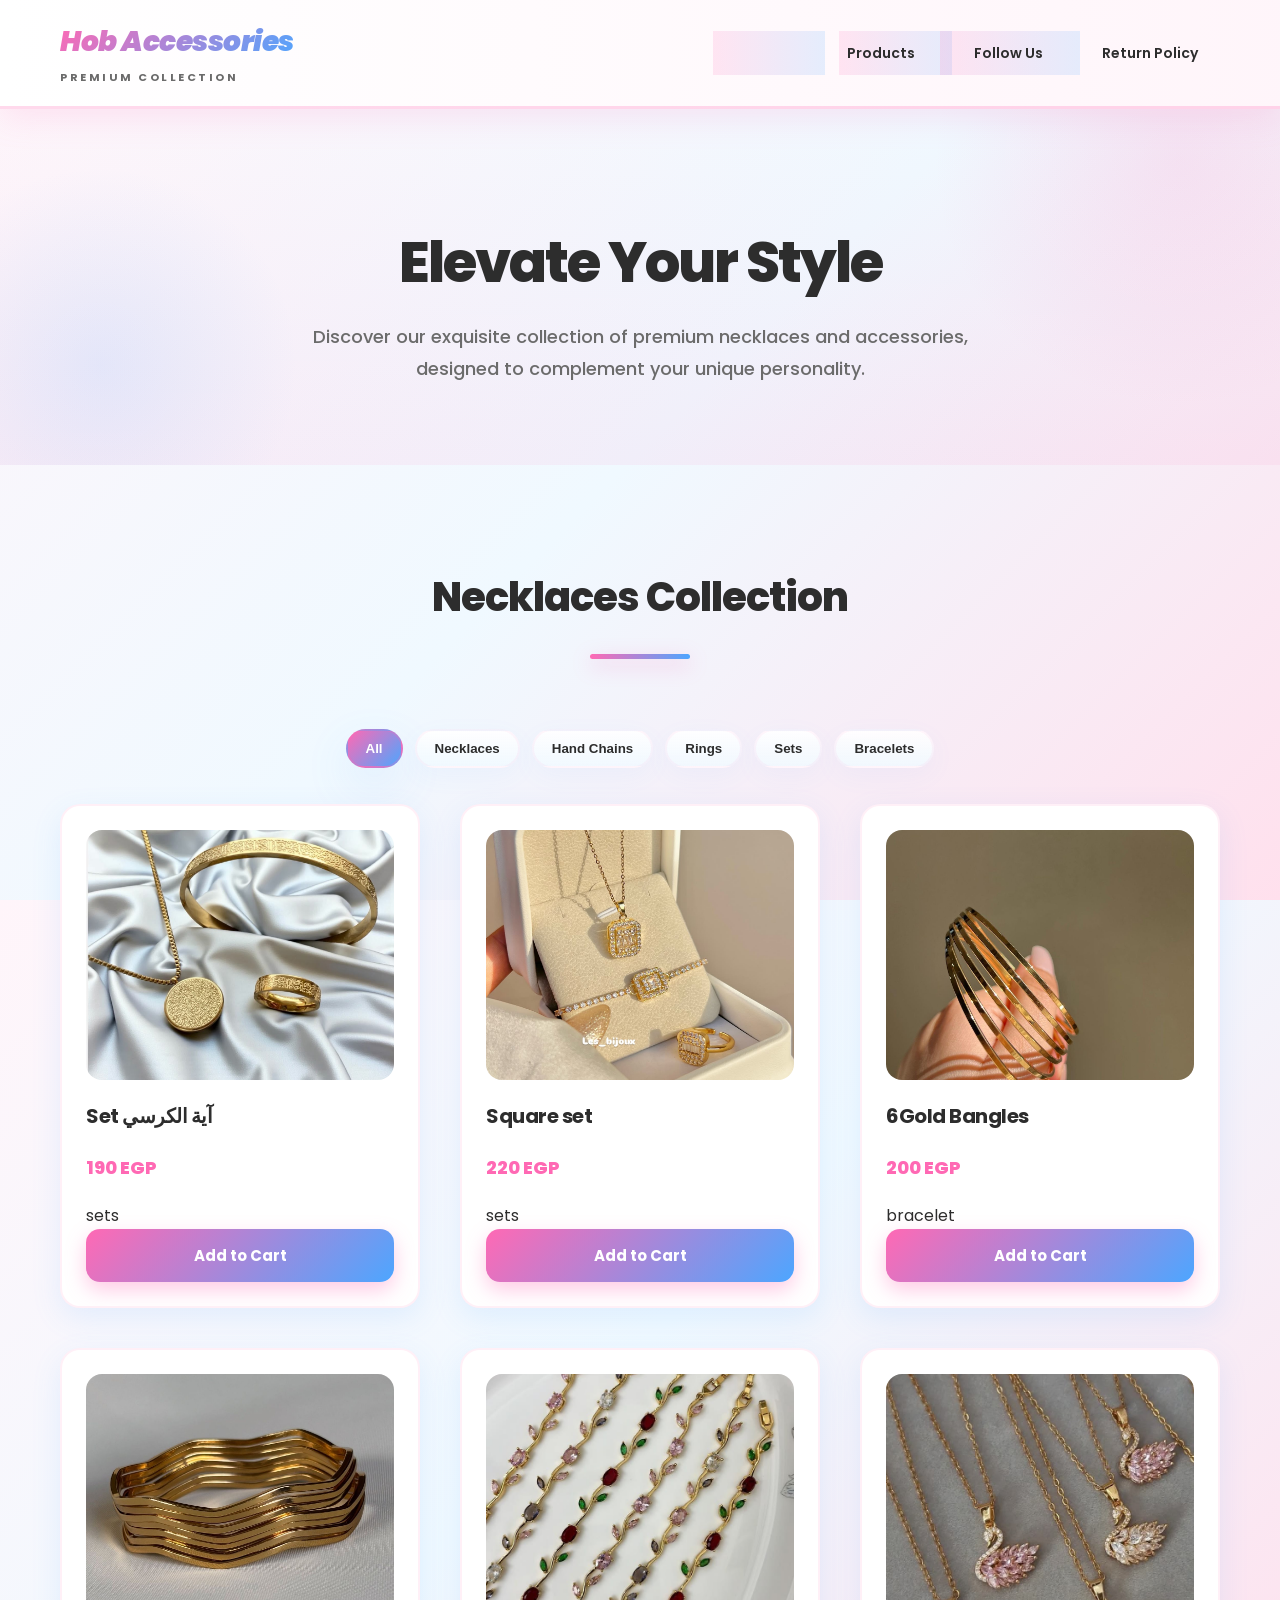
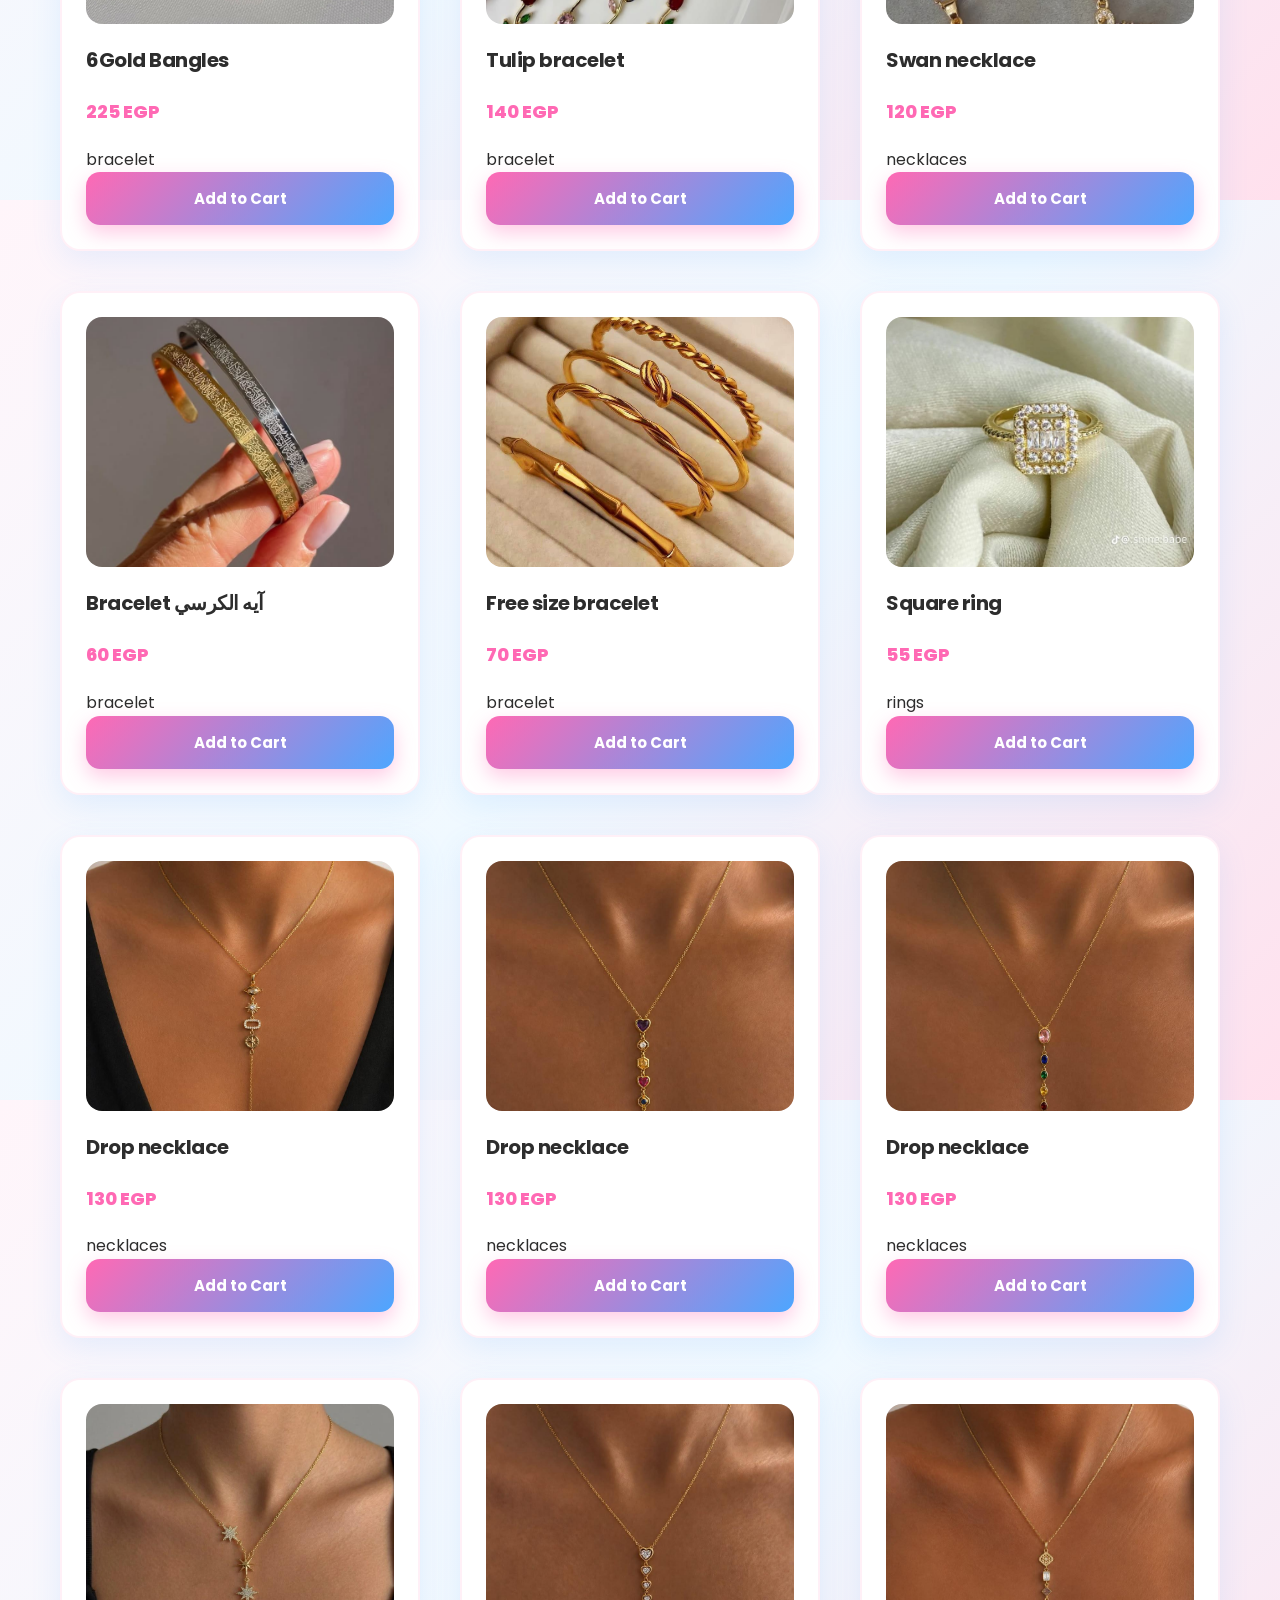
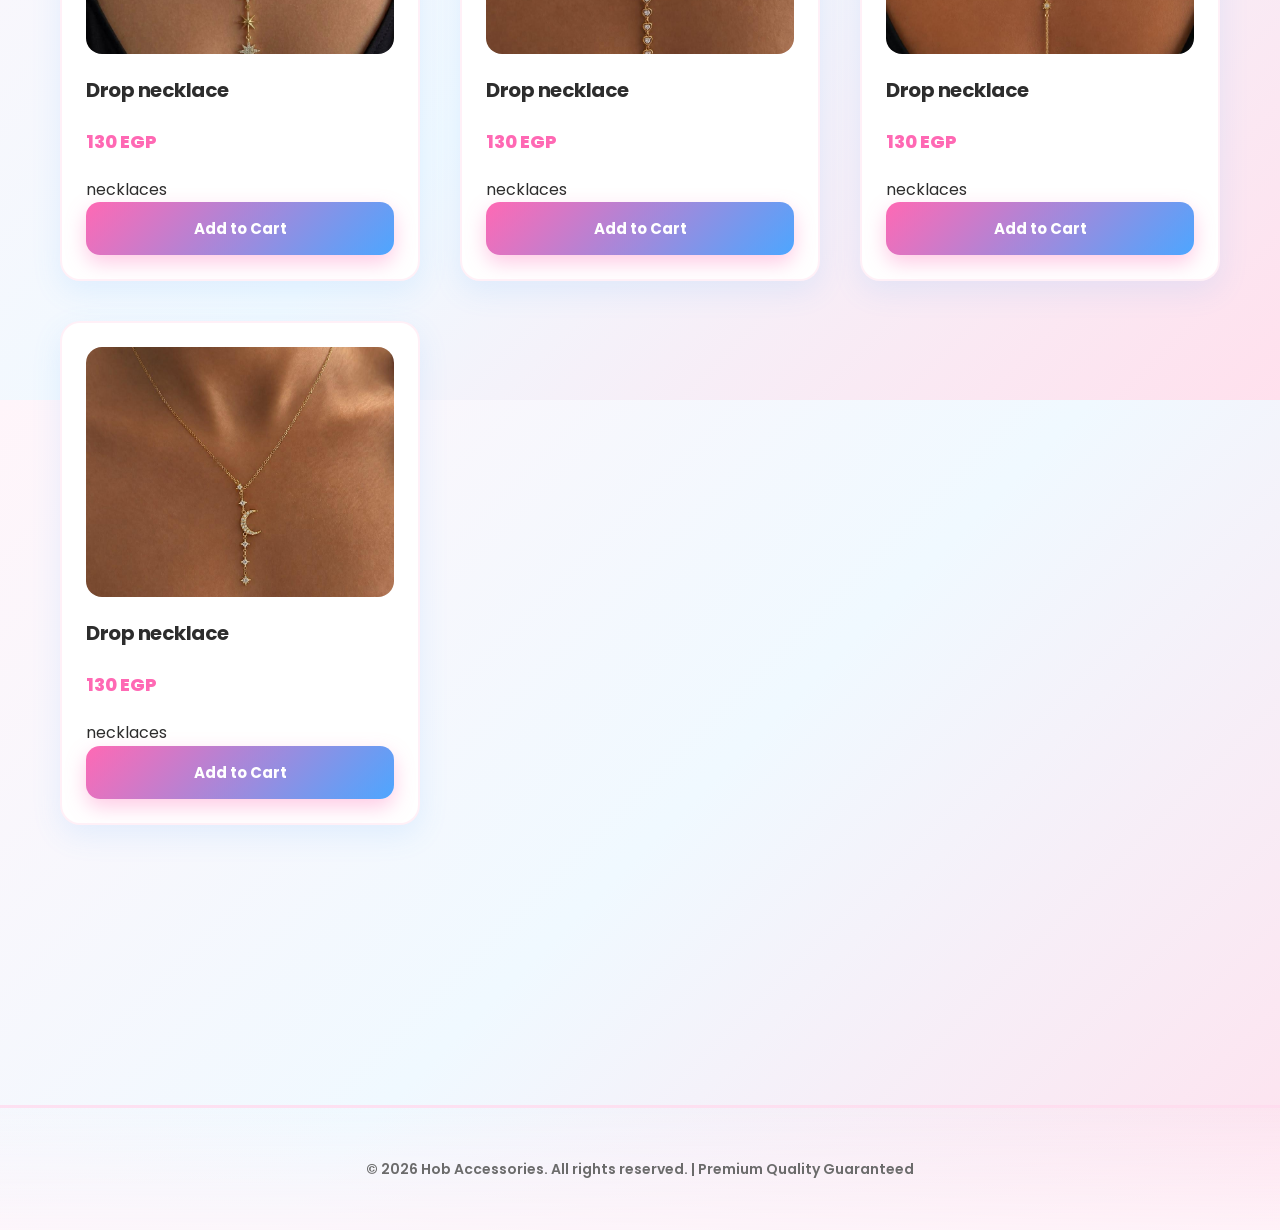
<file: index.html>
<!DOCTYPE html>
<html lang="en">
<head>
  <meta charset="UTF-8" />
  <meta name="viewport" content="width=device-width, initial-scale=1.0" />
  <meta name="description" content="Premium necklaces and accessories - Hob Accessories official store" />
  <title>Hob Accessories - Premium Necklaces & Jewelry</title>
  
  <!-- Google Fonts -->
  <link href="https://fonts.googleapis.com/css2?family=Poppins:wght@300;400;500;600;700;800&family=Raleway:wght@400;500;600;700;800&display=swap" rel="stylesheet">
  
  <link rel="stylesheet" href="style.css?v=2.1" />
</head>
<body>
  <header>
    <div class="container">
      <div class="header-inner">
        <div class="brand">
          <h1 class="logo">Hob Accessories</h1>
          <span class="tag">Premium Collection</span>
        </div>
        <nav>
          <ul>
            <li><a href="#products">Products</a></li>
            <li><a href="https://www.instagram.com/_hob.accessories_?igsh=eHJ2N2xweXE3aGxq" target="_blank">Follow Us</a></li>
            <li><a href="policy.html">Return Policy</a></li>
          </ul>
        </nav>
      </div>
    </div>
  </header>

  <section class="hero">
    <div class="container">
      <h2>Elevate Your Style</h2>
      <p class="hero-sub">Discover our exquisite collection of premium necklaces and accessories, designed to complement your unique personality.</p>
    </div>
  </section>

  <section id="products" class="products">
    <div class="container">
      <h2 class="section-title">Necklaces Collection</h2>

      <!-- Category filters -->
      <div class="categories">
        <button class="category-filter active" data-filter="all">All</button>
        <button class="category-filter" data-filter="necklaces">Necklaces</button>
        <button class="category-filter" data-filter="hand-chains">Hand Chains</button>
        <button class="category-filter" data-filter="rings">Rings</button>
        <button class="category-filter" data-filter="sets">Sets</button>
        <button class="category-filter" data-filter="bracelet">Bracelets</button>
      </div>

      <!-- سيتم تحميل كروت المنتجات هنا تلقائياً -->
      <div class="product-grid" id="product-grid"></div>
    </div>
  </section>

  <div class="cart" id="cart">
    <div class="cart-header">
      <h3>🛍️ Shopping Cart</h3>
      <button class="close-cart" id="close-cart">✕</button>
    </div>
    <div class="cart-items" id="cart-items"></div>
    <div class="cart-footer">
      <div class="cart-total" id="cart-total">
        <span>Total</span>
        <span>0 EGP</span>
      </div>
      <button class="send-order-btn" id="send-order">📱 Order on WhatsApp</button>
    </div>
  </div>

  <footer>
    <p>&copy; 2026 Hob Accessories. All rights reserved. | Premium Quality Guaranteed</p>
  </footer>

  <script>
    const cart = [];
    const cartElement = document.getElementById('cart');
    const cartItemsElement = document.getElementById('cart-items');
    const cartTotalElement = document.getElementById('cart-total');
    const sendOrderBtn = document.getElementById('send-order');
    const closeCartBtn = document.getElementById('close-cart');
    const productGrid = document.getElementById('product-grid');

    // تحميل المنتجات من ملف products.json
    async function loadProducts() {
      try {
        const response = await fetch('products.json?v=' + Date.now()); // لتجنب الكاش
        const products = await response.json();
        renderProducts(products);
      } catch (error) {
        console.error('Error loading products:', error);
        productGrid.innerHTML = '<p style="text-align:center;">Failed to load products.</p>';
      }
    }

    // عرض المنتجات في الصفحة
    function renderProducts(products) {
      productGrid.innerHTML = '';
      products.forEach(p => {
        const card = document.createElement('div');
        card.className = 'product-card';
        card.dataset.name = p.name;
        card.dataset.price = p.price;
        card.dataset.category = p.category;

        card.innerHTML = `
          <img src="${p.image}" alt="${p.name}" />
          <h3>${p.name}</h3>
          <p class="price">${p.price} EGP</p>
          <p class="category">${p.category}</p>
          <button class="add-to-cart-btn">Add to Cart</button>
        `;

        // ربط زر الإضافة بالسلة
        card.querySelector('.add-to-cart-btn').addEventListener('click', () => {
          addItem(p.name, p.price, p.category);
        });

        productGrid.appendChild(card);
      });
    }

    function toggleCart(show) {
      cartElement.classList.toggle('visible', show);
    }

    function updateCartUI() {
      cartItemsElement.innerHTML = '';
      let total = 0;

      cart.forEach((item, index) => {
        total += item.price * item.quantity;
        const itemDiv = document.createElement('div');
        itemDiv.className = 'cart-item';
        itemDiv.innerHTML = `
          <div class="cart-item-left">
            <span class="cart-item-name">${item.name}</span>
            <span class="cart-item-category">${item.category}</span>
            <div class="qty-controls">
              <button class="qty-btn" onclick="changeQuantity(${index}, -1)">−</button>
              <span style="width: 30px; text-align: center;">${item.quantity}</span>
              <button class="qty-btn" onclick="changeQuantity(${index}, 1)">+</button>
            </div>
          </div>
          <div class="cart-item-right">
            <span class="cart-item-price">${item.price * item.quantity} EGP</span>
            <button class="remove-btn" onclick="removeItem(${index})">🗑</button>
          </div>
        `;
        cartItemsElement.appendChild(itemDiv);
      });

      const totalValue = cartTotalElement.querySelector('span:last-child');
      totalValue.textContent = `${total} EGP`;
    }

    function addItem(name, price, category) {
      const existingItem = cart.find(item => item.name === name && item.category === category);
      if (existingItem) {
        existingItem.quantity++;
      } else {
        cart.push({ name, price: parseInt(price, 10), quantity: 1, category });
      }
      updateCartUI();
      toggleCart(true);
    }

    function removeItem(index) {
      cart.splice(index, 1);
      if (cart.length === 0) {
        toggleCart(false);
      } else {
        updateCartUI();
      }
    }

    function changeQuantity(index, delta) {
      if (cart[index]) {
        cart[index].quantity = Math.max(1, cart[index].quantity + delta);
        updateCartUI();
      }
    }

    // Category filter functionality
    document.querySelectorAll('.category-filter').forEach(btn => {
      btn.addEventListener('click', () => {
        document.querySelectorAll('.category-filter').forEach(b => b.classList.remove('active'));
        btn.classList.add('active');
        const filter = btn.dataset.filter;
        document.querySelectorAll('.product-card').forEach(card => {
          if (filter === 'all' || card.dataset.category === filter) {
            card.style.display = '';
          } else {
            card.style.display = 'none';
          }
        });
      });
    });

    closeCartBtn.addEventListener('click', () => {
      toggleCart(false);
    });

    sendOrderBtn.addEventListener('click', () => {
      if (cart.length === 0) {
        alert('Your cart is empty!');
        return;
      }

      const phoneNumber = '+201212782354';
      let message = 'Hello! I would like to place an order for the following items:%0A%0A';
      let total = 0;

      cart.forEach(item => {
        const itemTotal = item.price * item.quantity;
        total += itemTotal;
        message += `• ${item.name} (${item.category})%0A   Quantity: ${item.quantity} × ${item.price} EGP = ${itemTotal} EGP%0A`;
      });

      message += `%0A━━━━━━━━━━━━━━━━━%0ATotal: ${total} EGP%0A━━━━━━━━━━━━━━━━━`;
      const url = `https://wa.me/${phoneNumber}?text=${message}`;
      window.open(url, '_blank');

      cart.length = 0;
      updateCartUI();
      toggleCart(false);
    });

    // البدء بتحميل المنتجات عند فتح الصفحة
    loadProducts();
  </script>
</body>
</html>
</file>
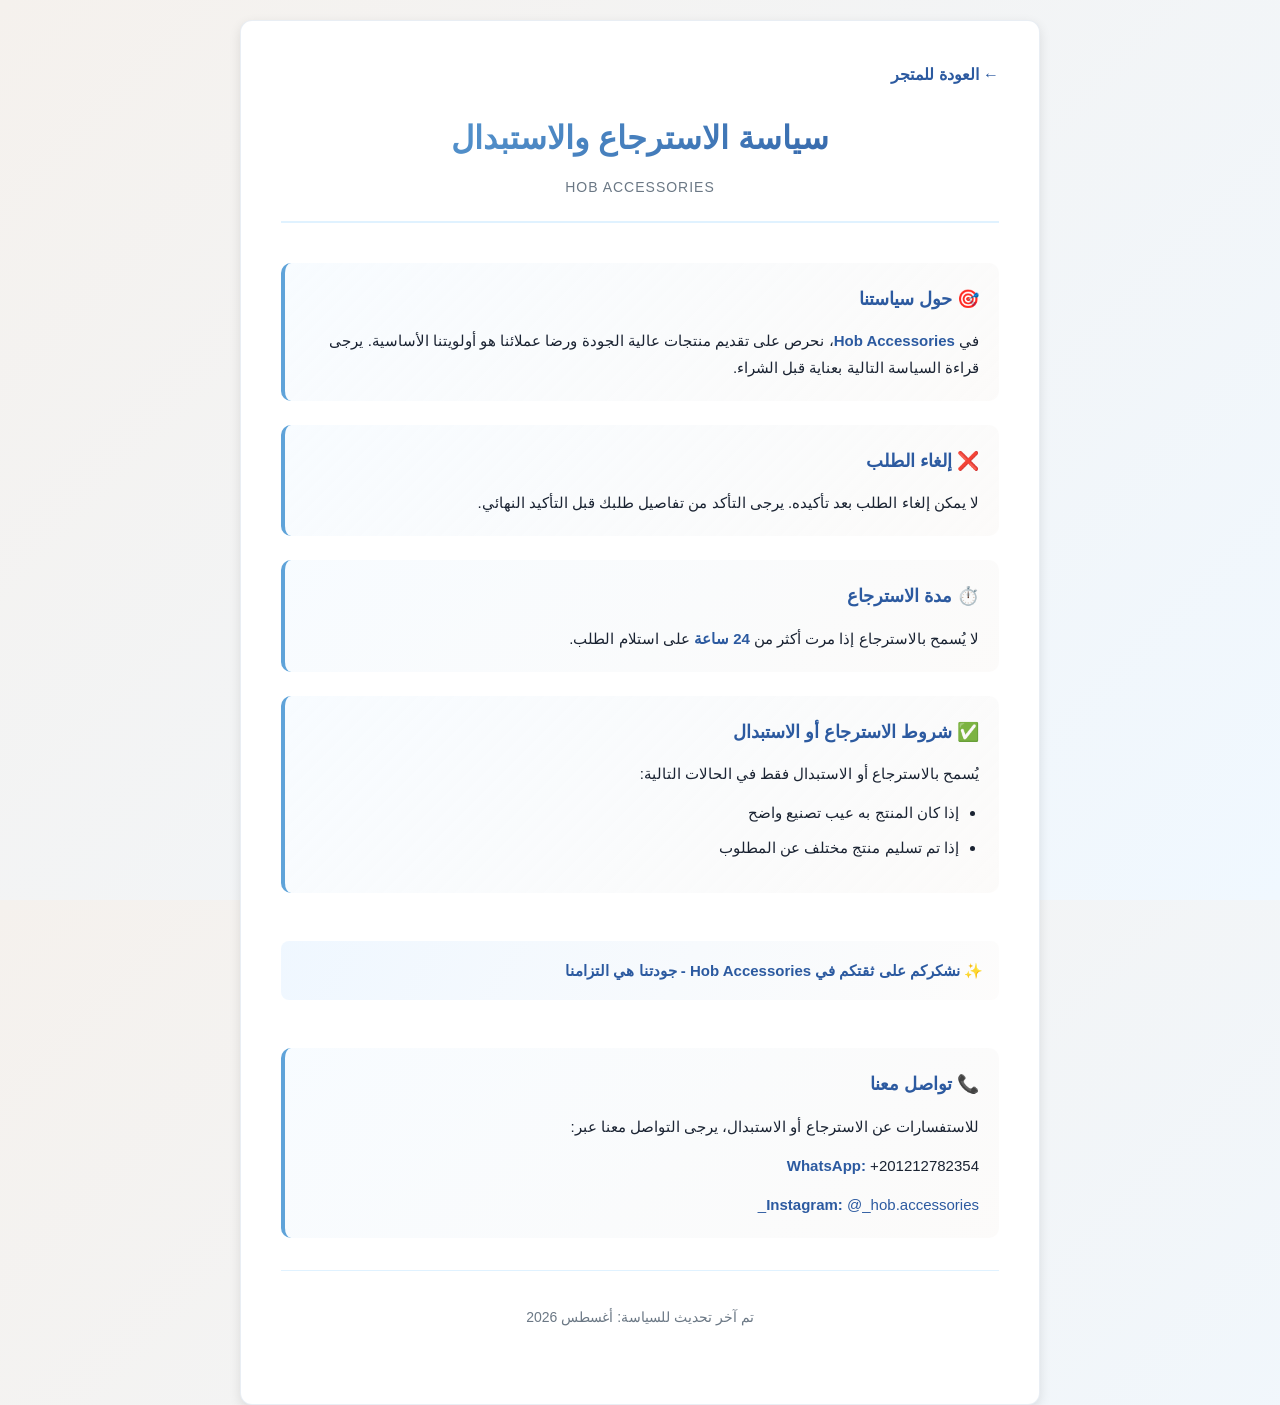
<file: policy.html>
<!DOCTYPE html>
<html lang="ar" dir="rtl">
<head>
  <meta charset="UTF-8" />
  <meta name="viewport" content="width=device-width, initial-scale=1.0" />
  <title>سياسة الاسترجاع والاستبدال - Hob Accessories</title>
  <style>
    :root {
      --beige: #f5f1ed;
      --blue-50: #f0f8ff;
      --blue-100: #e0f2ff;
      --blue-400: #5fa3d9;
      --blue-600: #2c5aa0;
      --text-dark: #1a2332;
      --text-muted: #6b7885;
    }

    * {
      box-sizing: border-box;
    }

    html,
    body {
      height: 100%;
    }

    body {
      font-family: 'Segoe UI', 'Cairo', Arial, sans-serif;
      padding: 20px;
      background: linear-gradient(135deg, var(--beige) 0%, var(--blue-50) 100%);
      color: var(--text-dark);
      line-height: 1.8;
      direction: rtl;
      margin: 0;
    }

    .policy-container {
      max-width: 800px;
      margin: 0 auto;
      background: white;
      border-radius: 12px;
      padding: 40px;
      box-shadow: 0 4px 12px rgba(0, 0, 0, 0.1);
      border: 1px solid rgba(47, 90, 150, 0.1);
    }

    .header-section {
      text-align: center;
      margin-bottom: 40px;
      padding-bottom: 20px;
      border-bottom: 2px solid var(--blue-100);
    }

    h1 {
      margin: 0 0 8px 0;
      font-size: 32px;
      font-weight: 700;
      background: linear-gradient(135deg, var(--blue-400), var(--blue-600));
      -webkit-background-clip: text;
      -webkit-text-fill-color: transparent;
      background-clip: text;
    }

    .tagline {
      color: var(--text-muted);
      font-size: 14px;
      font-weight: 500;
      text-transform: uppercase;
      letter-spacing: 1px;
      margin: 0;
    }

    .content {
      display: flex;
      flex-direction: column;
      gap: 24px;
    }

    .policy-section {
      padding: 20px;
      background: linear-gradient(135deg, rgba(240, 248, 255, 0.5), rgba(245, 241, 237, 0.3));
      border-radius: 10px;
      border-left: 4px solid var(--blue-400);
    }

    .policy-section h2 {
      margin: 0 0 12px 0;
      font-size: 18px;
      font-weight: 700;
      color: var(--blue-600);
    }

    .policy-section p {
      margin: 0 0 12px 0;
      font-size: 15px;
    }

    .policy-section p:last-child {
      margin-bottom: 0;
    }

    .policy-section ul {
      margin: 12px 0;
      padding-right: 20px;
    }

    .policy-section li {
      margin-bottom: 8px;
      font-size: 15px;
      color: var(--text-dark);
    }

    strong {
      color: var(--blue-600);
      font-weight: 700;
    }

    .highlight {
      background: linear-gradient(120deg, rgba(102, 178, 255, 0.1), rgba(245, 241, 237, 0.2));
      padding: 16px;
      border-radius: 8px;
      margin: 24px 0;
    }

    .highlight p {
      margin: 0;
      color: var(--blue-600);
      font-weight: 600;
      font-size: 15px;
    }

    .footer-note {
      text-align: center;
      padding: 20px;
      border-top: 1px solid var(--blue-100);
      margin-top: 32px;
      font-size: 14px;
      color: var(--text-muted);
    }

    .back-button {
      display: inline-flex;
      align-items: center;
      gap: 6px;
      color: var(--blue-600);
      text-decoration: none;
      font-weight: 600;
      margin-bottom: 20px;
      transition: all 0.3s ease;
    }

    .back-button:hover {
      gap: 10px;
      color: var(--blue-400);
    }

    a {
      color: var(--blue-600);
      text-decoration: none;
      transition: all 0.3s ease;
    }

    a:hover {
      color: var(--blue-400);
      text-decoration: underline;
    }

    @media (max-width: 768px) {
      .policy-container {
        padding: 24px;
      }

      h1 {
        font-size: 24px;
      }

      .policy-section {
        padding: 16px;
      }
    }

    @media (max-width: 480px) {
      body {
        padding: 12px;
      }

      .policy-container {
        padding: 16px;
      }

      h1 {
        font-size: 20px;
      }

      .policy-section {
        padding: 12px;
        padding-right: 12px;
      }
    }
  </style>
</head>
<body>
  <div class="policy-container">
    <a href="index.html" class="back-button">← العودة للمتجر</a>

    <div class="header-section">
      <h1>سياسة الاسترجاع والاستبدال</h1>
      <p class="tagline">Hob Accessories</p>
    </div>

    <div class="content">
      <div class="policy-section">
        <h2>🎯 حول سياستنا</h2>
        <p>في <strong>Hob Accessories</strong>، نحرص على تقديم منتجات عالية الجودة ورضا عملائنا هو أولويتنا الأساسية. يرجى قراءة السياسة التالية بعناية قبل الشراء.</p>
      </div>

      <div class="policy-section">
        <h2>❌ إلغاء الطلب</h2>
        <p>لا يمكن إلغاء الطلب بعد تأكيده. يرجى التأكد من تفاصيل طلبك قبل التأكيد النهائي.</p>
      </div>

      <div class="policy-section">
        <h2>⏱️ مدة الاسترجاع</h2>
        <p>لا يُسمح بالاسترجاع إذا مرت أكثر من <strong>24 ساعة</strong> على استلام الطلب.</p>
      </div>

      <div class="policy-section">
        <h2>✅ شروط الاسترجاع أو الاستبدال</h2>
        <p>يُسمح بالاسترجاع أو الاستبدال فقط في الحالات التالية:</p>
        <ul>
          <li>إذا كان المنتج به عيب تصنيع واضح</li>
          <li>إذا تم تسليم منتج مختلف عن المطلوب</li>
        </ul>
      </div>

      <div class="highlight">
        <p>✨ نشكركم على ثقتكم في Hob Accessories - جودتنا هي التزامنا</p>
      </div>

      <div class="policy-section">
        <h2>📞 تواصل معنا</h2>
        <p>للاستفسارات عن الاسترجاع أو الاستبدال، يرجى التواصل معنا عبر:</p>
        <p><strong>WhatsApp:</strong> +201212782354</p>
        <p><strong>Instagram:</strong> <a href="https://www.instagram.com/_hob.accessories_?igsh=eHJ2N2xweXE3aGxq" target="_blank">@_hob.accessories_</a></p>
      </div>
    </div>

    <div class="footer-note">
      <p>تم آخر تحديث للسياسة: أغسطس 2026</p>
    </div>
  </div>
</body>
</html>
</file>
<file: style.css>
/* 🎀 Professional Hob Accessories - Elegant Pink & Blue Theme 🎀 */

* {
  margin: 0;
  padding: 0;
  box-sizing: border-box;
}

:root {
  --pink-primary: #ff69b4;
  --pink-light: #ffb6d9;
  --pink-pale: #ffe0ed;
  --pink-ultra-light: #fff5fa;
  
  --blue-primary: #4da6ff;
  --blue-light: #a8d8ff;
  --blue-pale: #e0f4ff;
  --blue-ultra-light: #f0f9ff;
  
  --text-dark: #2d2d2d;
  --text-muted: #6b6b6b;
  --text-light: #999999;
  --white: #ffffff;
  
  --transition: all 0.35s cubic-bezier(0.34, 1.56, 0.64, 1);
}

html,
body {
  height: 100%;
  width: 100%;
}

body {
  font-family: 'Poppins', 'Raleway', sans-serif;
  margin: 0;
  padding: 0;
  background: linear-gradient(135deg, #fff5fa 0%, #f0f9ff 50%, #ffe0ed 100%);
  color: var(--text-dark);
  line-height: 1.6;
  overflow-x: hidden;
}

.container {
  max-width: 1200px;
  margin: 0 auto;
  padding: 0 20px;
}

/* ===== HEADER ===== */
header {
  background: linear-gradient(90deg, rgba(255, 255, 255, 0.97) 0%, rgba(255, 245, 250, 0.97) 100%);
  backdrop-filter: blur(20px);
  padding: 20px 0;
  border-bottom: 3px solid rgba(255, 105, 180, 0.25);
  position: sticky;
  top: 0;
  z-index: 1000;
  box-shadow: 0 8px 32px rgba(255, 105, 180, 0.15);
}

.header-inner {
  display: flex;
  align-items: center;
  justify-content: space-between;
  gap: 50px;
}

.brand {
  display: flex;
  flex-direction: column;
  gap: 4px;
}

.logo {
  margin: 0;
  font-size: 28px;
  font-weight: 900;
  letter-spacing: -0.5px;
  background: linear-gradient(135deg, #ff69b4 0%, #4da6ff 100%);
  -webkit-background-clip: text;
  -webkit-text-fill-color: transparent;
  background-clip: text;
  font-style: italic;
  text-shadow: none;
}

.tag {
  margin: 0;
  color: var(--text-muted);
  font-size: 11px;
  font-weight: 700;
  text-transform: uppercase;
  letter-spacing: 2.5px;
}

nav ul {
  list-style: none;
  display: flex;
  gap: 15px;
  margin: 0;
  padding: 0;
}

nav a {
  color: var(--text-dark);
  text-decoration: none;
  font-weight: 600;
  font-size: 14px;
  padding: 12px 22px;
  border-radius: 25px;
  transition: var(--transition);
  position: relative;
  overflow: hidden;
}

nav a::before {
  content: '';
  position: absolute;
  top: 0;
  left: -100%;
  width: 100%;
  height: 100%;
  background: linear-gradient(90deg, rgba(255, 105, 180, 0.15) 0%, rgba(77, 166, 255, 0.15) 100%);
  transition: left 0.4s ease;
  z-index: -1;
}

nav a:hover::before {
  left: 0;
}

nav a:hover {
  color: #ff69b4;
  transform: translateY(-3px);
}

/* ===== HERO SECTION ===== */
.hero {
  padding: 120px 0 80px;
  text-align: center;
  background: linear-gradient(180deg, transparent 0%, rgba(255, 105, 180, 0.08) 100%);
  position: relative;
  overflow: hidden;
}

.hero::before {
  content: '';
  position: absolute;
  top: -200px;
  right: -150px;
  width: 500px;
  height: 500px;
  background: radial-gradient(circle, rgba(255, 105, 180, 0.12) 0%, transparent 70%);
  border-radius: 50%;
  animation: float 20s ease-in-out infinite;
}

.hero::after {
  content: '';
  position: absolute;
  bottom: -100px;
  left: -100px;
  width: 400px;
  height: 400px;
  background: radial-gradient(circle, rgba(77, 166, 255, 0.12) 0%, transparent 70%);
  border-radius: 50%;
  animation: float 25s ease-in-out infinite reverse;
}

@keyframes float {
  0%, 100% { transform: translateY(0px); }
  50% { transform: translateY(-30px); }
}

.hero h2 {
  margin: 0 0 24px 0;
  font-size: 56px;
  font-weight: 800;
  letter-spacing: -2px;
  color: var(--text-dark);
  line-height: 1.2;
  position: relative;
  z-index: 1;
}

.hero-sub {
  color: var(--text-muted);
  margin: 0;
  font-size: 18px;
  font-weight: 500;
  max-width: 700px;
  margin: 0 auto;
  position: relative;
  z-index: 1;
  line-height: 1.8;
}

/* ===== PRODUCTS SECTION ===== */
.products {
  padding: 100px 0;
}

.section-title {
  text-align: center;
  font-size: 40px;
  font-weight: 800;
  margin: 0 0 70px 0;
  color: var(--text-dark);
  position: relative;
  padding-bottom: 30px;
  letter-spacing: -1px;
}

.section-title::after {
  content: '';
  position: absolute;
  bottom: 0;
  left: 50%;
  transform: translateX(-50%);
  width: 100px;
  height: 5px;
  background: linear-gradient(90deg, #ff69b4 0%, #4da6ff 100%);
  border-radius: 3px;
  box-shadow: 0 6px 20px rgba(255, 105, 180, 0.4);
}

/* ===== CATEGORY FILTERS (Styled to match site design) ===== */
.categories {
  display: flex;
  gap: 12px;
  justify-content: center;
  margin-bottom: 36px;
  flex-wrap: wrap;
}

.category-filter {
  padding: 10px 18px;
  border-radius: 999px;
  background: linear-gradient(180deg, rgba(255,255,255,0.9), rgba(240,249,255,0.85));
  border: 2px solid rgba(255,105,180,0.06);
  font-weight: 700;
  color: var(--text-dark);
  cursor: pointer;
  transition: var(--transition);
  box-shadow: 0 8px 26px rgba(77,166,255,0.05);
}

.category-filter:hover {
  transform: translateY(-4px);
  color: var(--pink-primary);
  box-shadow: 0 12px 36px rgba(255,105,180,0.08);
}

.category-filter.active {
  background: linear-gradient(135deg, #ff69b4 0%, #4da6ff 100%);
  color: white;
  border-color: rgba(255,105,180,0.25);
  box-shadow: 0 18px 48px rgba(77,166,255,0.12);
}

/* Make category pills smaller on mobile */
@media (max-width: 480px) {
  .category-filter { padding: 8px 12px; font-size: 13px; }
}

/* ===== PRODUCT GRID ===== */
.product-grid {
  display: grid;
  grid-template-columns: repeat(auto-fill, minmax(280px, 1fr));
  gap: 40px;
  margin-bottom: 60px;
}

.product-card {
  background: var(--white);
  border-radius: 20px;
  padding: 24px;
  border: 2px solid rgba(255, 105, 180, 0.1);
  box-shadow: 0 10px 30px rgba(77, 166, 255, 0.12);
  transition: var(--transition);
  display: flex;
  flex-direction: column;
  overflow: hidden;
  position: relative;
}

.product-card::before {
  content: '';
  position: absolute;
  top: 0;
  left: 0;
  right: 0;
  height: 6px;
  background: linear-gradient(90deg, #ff69b4 0%, #4da6ff 100%);
  opacity: 0;
  transition: opacity 0.4s ease;
}

.product-card:hover::before {
  opacity: 1;
}

.product-card:hover {
  transform: translateY(-18px) scale(1.03);
  box-shadow: 0 20px 50px rgba(255, 105, 180, 0.25);
  border-color: rgba(255, 105, 180, 0.3);
}

.product-card img {
  width: 100%;
  height: 250px;
  object-fit: cover;
  border-radius: 16px;
  margin-bottom: 20px;
  transition: var(--transition);
}

.product-card:hover img {
  transform: scale(1.1);
  filter: brightness(1.08);
}

.product-card h3 {
  margin: 0 0 12px 0;
  font-size: 20px;
  font-weight: 700;
  color: var(--text-dark);
  letter-spacing: -0.5px;
}

.price {
  color: #ff69b4;
  margin: 10px 0 20px 0;
  font-size: 18px;
  font-weight: 800;
}

.add-to-cart-btn {
  background: linear-gradient(135deg, #ff69b4 0%, #4da6ff 100%);
  color: white;
  border: none;
  padding: 15px 24px;
  border-radius: 14px;
  cursor: pointer;
  font-weight: 700;
  font-size: 15px;
  transition: var(--transition);
  margin-top: auto;
  box-shadow: 0 8px 20px rgba(255, 105, 180, 0.35);
  font-family: 'Poppins', sans-serif;
}

.add-to-cart-btn:hover {
  transform: translateY(-5px);
  box-shadow: 0 12px 35px rgba(255, 105, 180, 0.45);
}

.add-to-cart-btn:active {
  transform: translateY(-2px);
}

/* ===== CART SIDEBAR ===== */
.cart {
  position: fixed;
  right: 32px;
  bottom: 32px;
  width: 400px;
  max-width: calc(100% - 64px);
  background: linear-gradient(180deg, var(--white) 0%, #f0f9ff 100%);
  border-radius: 24px;
  box-shadow: 0 15px 50px rgba(77, 166, 255, 0.25);
  border: 2px solid rgba(77, 166, 255, 0.2);
  padding: 28px;
  display: none;
  flex-direction: column;
  z-index: 900;
  animation: slideUp 0.5s cubic-bezier(0.34, 1.56, 0.64, 1);
}

@keyframes slideUp {
  from {
    opacity: 0;
    transform: translateY(40px);
  }
  to {
    opacity: 1;
    transform: translateY(0);
  }
}

.cart.visible {
  display: flex;
}

.cart-header {
  display: flex;
  align-items: center;
  justify-content: space-between;
  margin-bottom: 24px;
  padding-bottom: 18px;
  border-bottom: 2px solid rgba(255, 105, 180, 0.15);
}

.cart-header h3 {
  margin: 0;
  font-size: 22px;
  font-weight: 800;
  background: linear-gradient(135deg, #ff69b4, #4da6ff);
  -webkit-background-clip: text;
  -webkit-text-fill-color: transparent;
  background-clip: text;
}

.close-cart {
  background: none;
  border: none;
  font-size: 28px;
  cursor: pointer;
  color: var(--text-muted);
  padding: 4px;
  transition: var(--transition);
  width: 36px;
  height: 36px;
  display: flex;
  align-items: center;
  justify-content: center;
}

.close-cart:hover {
  color: #ff69b4;
  transform: rotate(90deg) scale(1.2);
}

.cart-items {
  max-height: 400px;
  overflow-y: auto;
  padding: 0;
  margin-bottom: 20px;
}

.cart-items::-webkit-scrollbar {
  width: 8px;
}

.cart-items::-webkit-scrollbar-track {
  background: rgba(77, 166, 255, 0.05);
  border-radius: 10px;
}

.cart-items::-webkit-scrollbar-thumb {
  background: linear-gradient(180deg, #ff69b4, #4da6ff);
  border-radius: 10px;
}

.cart-items::-webkit-scrollbar-thumb:hover {
  background: #ff69b4;
}

.cart-item {
  display: flex;
  justify-content: space-between;
  align-items: center;
  padding: 14px;
  border-radius: 14px;
  background: linear-gradient(135deg, rgba(255, 105, 180, 0.1), rgba(77, 166, 255, 0.1));
  margin-bottom: 12px;
  font-size: 14px;
  border: 1px solid rgba(255, 105, 180, 0.15);
  transition: var(--transition);
}

.cart-item:hover {
  background: linear-gradient(135deg, rgba(255, 105, 180, 0.15), rgba(77, 166, 255, 0.15));
  transform: translateX(-4px);
}

.cart-item-left {
  display: flex;
  flex-direction: column;
  gap: 8px;
  flex: 1;
}

.cart-item-name {
  font-weight: 700;
  color: var(--text-dark);
  font-size: 13px;
}

.qty-controls {
  display: flex;
  gap: 8px;
  align-items: center;
}

.qty-btn {
  background: linear-gradient(135deg, rgba(255, 105, 180, 0.12), rgba(77, 166, 255, 0.12));
  border: 2px solid #ff69b4;
  padding: 4px 12px;
  border-radius: 8px;
  cursor: pointer;
  font-weight: 700;
  font-size: 12px;
  color: #ff69b4;
  transition: var(--transition);
}

.qty-btn:hover {
  background: linear-gradient(135deg, #ff69b4, #4da6ff);
  color: white;
  border-color: #4da6ff;
  transform: scale(1.1);
}

.cart-item-right {
  display: flex;
  align-items: center;
  gap: 12px;
  margin-left: 12px;
}

.cart-item-price {
  font-weight: 800;
  color: #ff69b4;
  min-width: 80px;
  text-align: right;
  font-size: 13px;
}

.remove-btn {
  background: none;
  border: none;
  color: #ff69b4;
  cursor: pointer;
  font-size: 20px;
  padding: 0;
  transition: var(--transition);
  width: 32px;
  height: 32px;
  display: flex;
  align-items: center;
  justify-content: center;
  border-radius: 8px;
}

.remove-btn:hover {
  background: rgba(255, 105, 180, 0.15);
  transform: scale(1.25);
}

.cart-footer {
  padding-top: 18px;
  border-top: 2px solid rgba(255, 105, 180, 0.15);
  display: flex;
  flex-direction: column;
  gap: 16px;
}

.cart-total {
  display: flex;
  justify-content: space-between;
  align-items: center;
  font-weight: 800;
  font-size: 17px;
  color: var(--text-dark);
}

.send-order-btn {
  background: linear-gradient(135deg, #ff69b4 0%, #4da6ff 100%);
  color: white;
  border: none;
  padding: 16px 24px;
  border-radius: 14px;
  cursor: pointer;
  font-weight: 700;
  font-size: 15px;
  transition: var(--transition);
  box-shadow: 0 8px 20px rgba(255, 105, 180, 0.35);
  width: 100%;
  font-family: 'Poppins', sans-serif;
}

.send-order-btn:hover {
  transform: translateY(-4px);
  box-shadow: 0 12px 35px rgba(255, 105, 180, 0.45);
}

.send-order-btn:active {
  transform: translateY(-1px);
}

/* ===== FOOTER ===== */
footer {
  margin-top: 120px;
  padding: 50px 0;
  color: var(--text-muted);
  text-align: center;
  border-top: 3px solid rgba(255, 105, 180, 0.15);
  background: linear-gradient(180deg, transparent 0%, rgba(255, 245, 250, 0.8) 100%);
}

footer p {
  margin: 0;
  font-size: 14px;
  font-weight: 600;
}

/* ===== RESPONSIVE ===== */
@media (max-width: 768px) {
  .header-inner {
    flex-direction: column;
    align-items: flex-start;
    gap: 20px;
  }

  nav ul {
    flex-wrap: wrap;
    gap: 10px;
  }

  nav a {
    padding: 10px 16px;
    font-size: 12px;
  }

  .hero {
    padding: 80px 0 50px;
  }

  .hero h2 {
    font-size: 40px;
  }

  .hero-sub {
    font-size: 16px;
  }

  .section-title {
    font-size: 32px;
    margin: 0 0 50px 0;
  }

  .product-grid {
    grid-template-columns: repeat(auto-fill, minmax(220px, 1fr));
    gap: 24px;
  }

  .product-card {
    padding: 18px;
  }

  .product-card img {
    height: 180px;
  }

  .cart {
    right: 16px;
    left: 16px;
    width: auto;
    bottom: 16px;
    max-width: none;
  }
}

@media (max-width: 480px) {
  .container {
    padding: 0 16px;
  }

  .logo {
    font-size: 24px;
  }

  nav ul {
    gap: 6px;
  }

  nav a {
    padding: 8px 12px;
    font-size: 11px;
  }

  .hero h2 {
    font-size: 32px;
  }

  .hero-sub {
    font-size: 14px;
  }

  .section-title {
    font-size: 24px;
  }

  .product-grid {
    grid-template-columns: repeat(2, 1fr);
    gap: 16px;
  }

  .product-card {
    padding: 14px;
  }

  .product-card img {
    height: 140px;
  }

  .cart {
    width: calc(100% - 32px);
    padding: 20px;
  }
}
</file>
